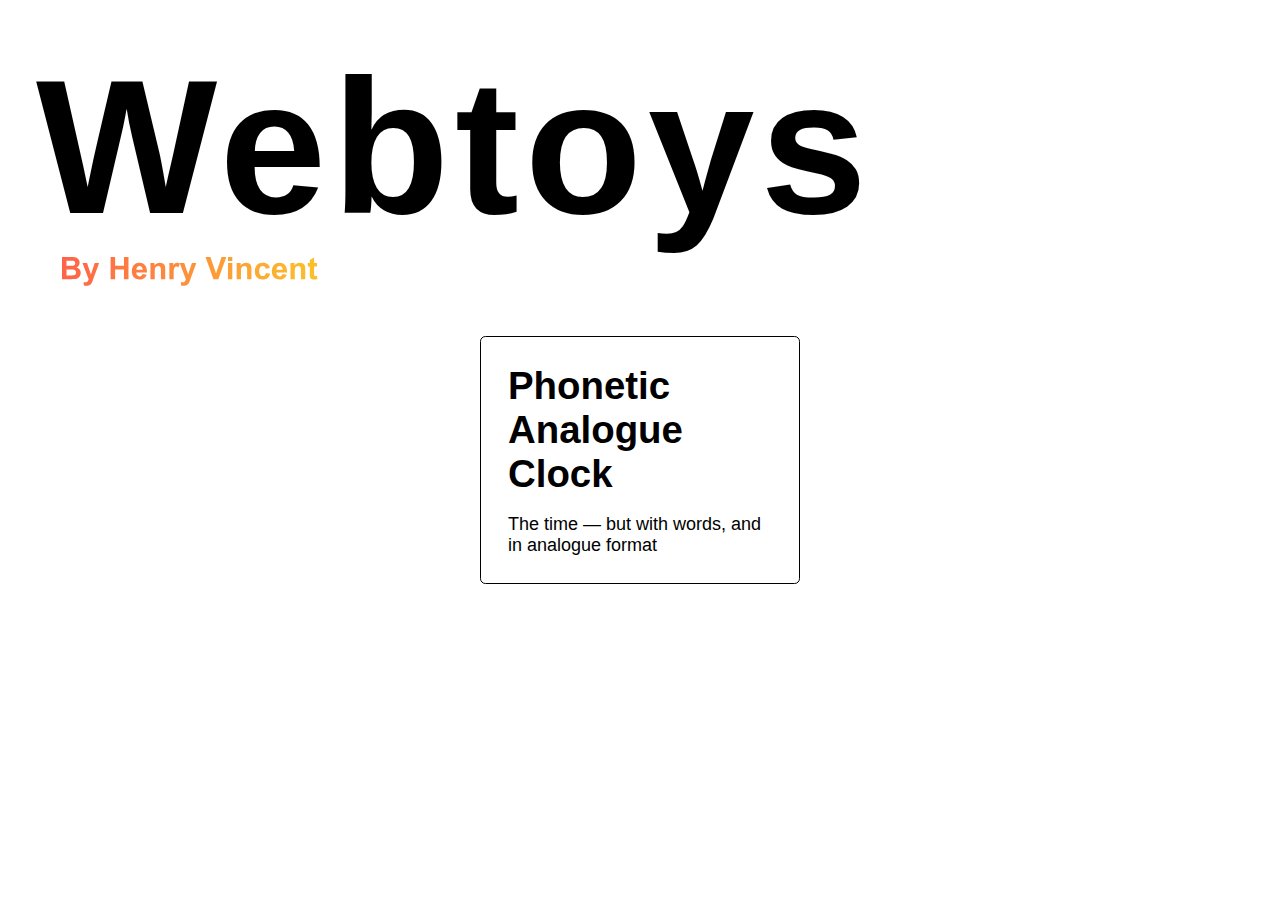
<file: index.html>
<!DOCTYPE html>
<html>
    <head>
        <title>Webtoys — By Henry Vincent</title>
        <link rel="stylesheet" href="style.css">
        <meta name="viewport" content="width=device-width, initial-scale=1.0">
        <meta name="description" content="A small collection of Webapps made by Henry Vincent, which I suppose you can use if you want.">
        <meta charset="UTF-8">
    </head>
    <body>
        <div class="title">
            <h1>Webtoys</h1>
            <img class="author-tag" src="byhenryvincent.svg" />
        </div>
        <div class="center-box">
        <a href="https://toys.henryvincent.uk/phoneticanalogueclock" class="item-link">
                <div class="item">
                    <h1>
                        Phonetic Analogue Clock
                    </h1>
                    <p>
                        The time — but with words, and in analogue format
                    </p>
                </div>
            </a>
        </div>
    </body>
</html>
</file>
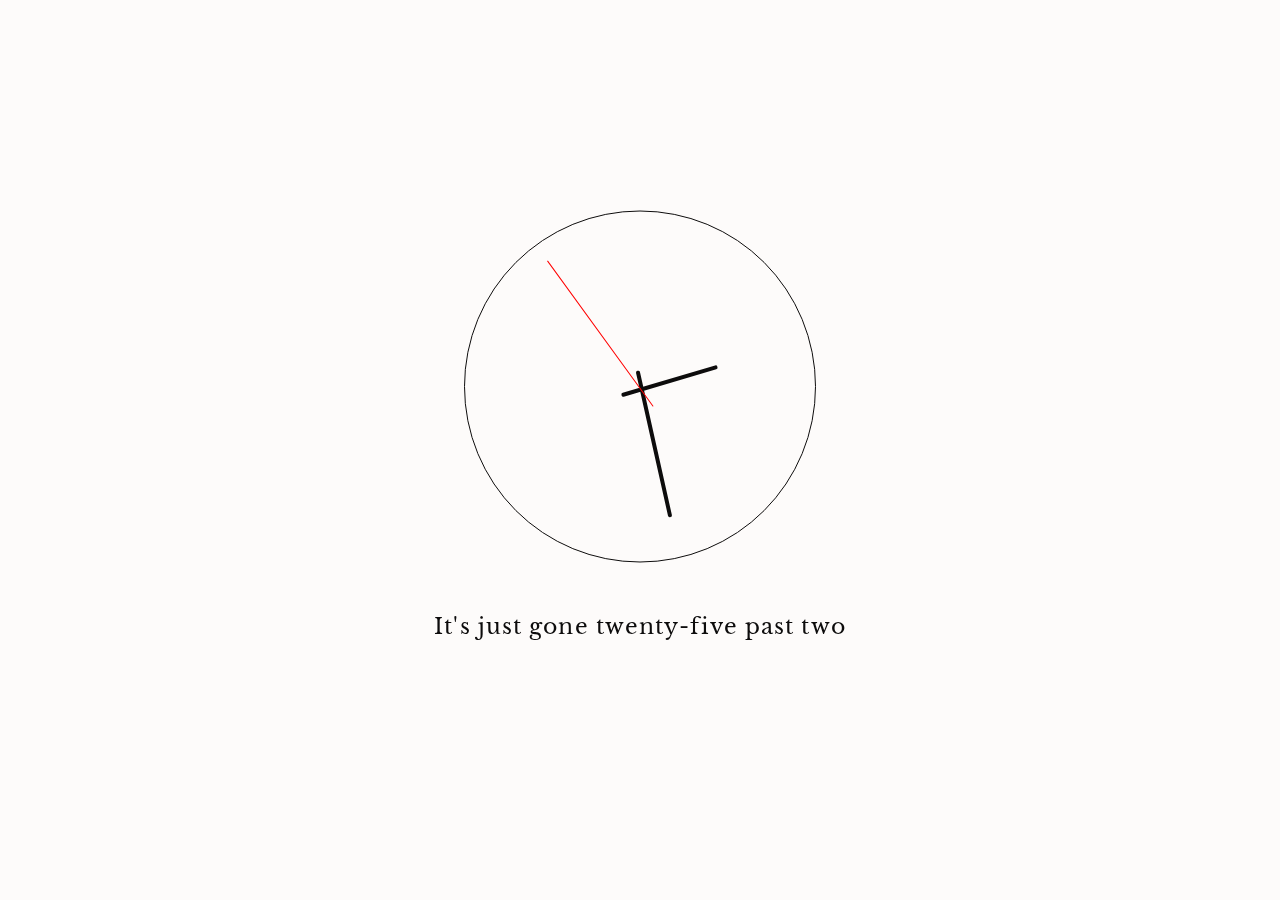
<file: phoneticanalogueclock/index.html>
<!DOCTYPE html>
<head>
  <title>Phonetic Analogue Clock — By Henry Vincent</title>
  <link rel="stylesheet" href="./style.css">
  <meta name="viewport" content="width=device-width, initial-scale=1.0">
  <meta charset="UTF-8">
</head>
<body>
  <div class="center-box">
    <div class="clock-outline">
      <div class="clock-hand clock-hand-hour"></div>
      <div class="clock-hand clock-hand-minute"></div>
      <div class="clock-hand clock-hand-second"></div>
    </div>
    <h1 id="time-title"></h1>
  </div>

  <script src="./phonetic-time.js" ></script>
  <audio id="chime-sound" src="./chime.mp3" preload="auto" />
</body>
</file>
<file: style.css>
*,
*::before,
*::after {
    box-sizing: border-box;
}

body,
h1,
h2,
h3,
h4,
p {
  margin: 0;
}

body {
    min-height: 100vh;
    padding: 2rem;
}

html {
    font-family: Arial, Helvetica, sans-serif;
    font-size: 18px;
}

.title {
    margin-bottom: 5vh;
}

.title > h1 {
    font-size: 15vw;
    letter-spacing: .03em;
}

.author-tag {
    max-width: 20vmax;
    margin-left: 2vw;
}

.center-box {
    display: grid;
    place-content: center;
}

.item {
    width: 25vw;
    border-style: solid;
    border-radius: 0.3rem;
    padding: 1.5rem;
    border-width: .1rem;
    border-color: #000;
}

.item:hover {
    box-shadow: 12px 12px black;
}

.item > h1 {
    font-size: 3vmax;
    margin-bottom: 1rem;
}

.item-link {
    color: inherit;
    text-decoration: inherit;
}
</file>
<file: phoneticanalogueclock/style.css>
:root {
  --dark-colour: #0D0C0C;
  --light-colour: #FDFBFA;
}

@font-face {
  font-family: librebaskerville;
  src: url(LibreBaskerville-Regular.ttf);
}

*::before,
*::after {
    box-sizing: border-box;
}

body, html {
  margin: 0;
  height: 100%;
  overflow: hidden;
}

h1 {
  margin: 0;
  font-weight: 400;
  letter-spacing: 0.05em;
  font-size: 22px;
  padding: 0px 8px;
}

body {
  background-color: var(--light-colour);
  color: var(--dark-colour);
}

@media (prefers-color-scheme: dark) {
  body {
    background-color: var(--dark-colour);
    color: var(--light-colour);
  }
}

html {
  font-family: librebaskerville, serif;
  font-size: 18px;
}

.center-box {
  position: fixed;
  top: 50%;
  transform: translate(0%, -50%);
  width: 100vw;
  text-align: center;
  padding-bottom: 50px;
}

.clock-outline {
  width: 350px;
  height: 350px;
  margin: auto;
  margin-bottom: 50px;
  border-color: var(--dark-colour);
  border-style: solid;
  border-radius: 100em;
  border-width: 1px;
}

.clock-hand {
  width: 4px;
  background-color: var(--dark-colour);
  position: absolute;
  top: 160px;
  left: 50%;
  transform-origin: 1px 20px;
  border-radius: 0.1em;
}

.clock-hand-second {
  width: 1px;
  height: 180px;
  background-color: red !important;
}

.clock-hand-minute {
  height: 150px;
}

.clock-hand-hour {
  height: 100px;
}

@media (prefers-color-scheme: dark) {
  .clock-outline {
    border-color: var(--light-colour);
  }

  .clock-hand {
    background-color: var(--light-colour);
  }
}
</file>
